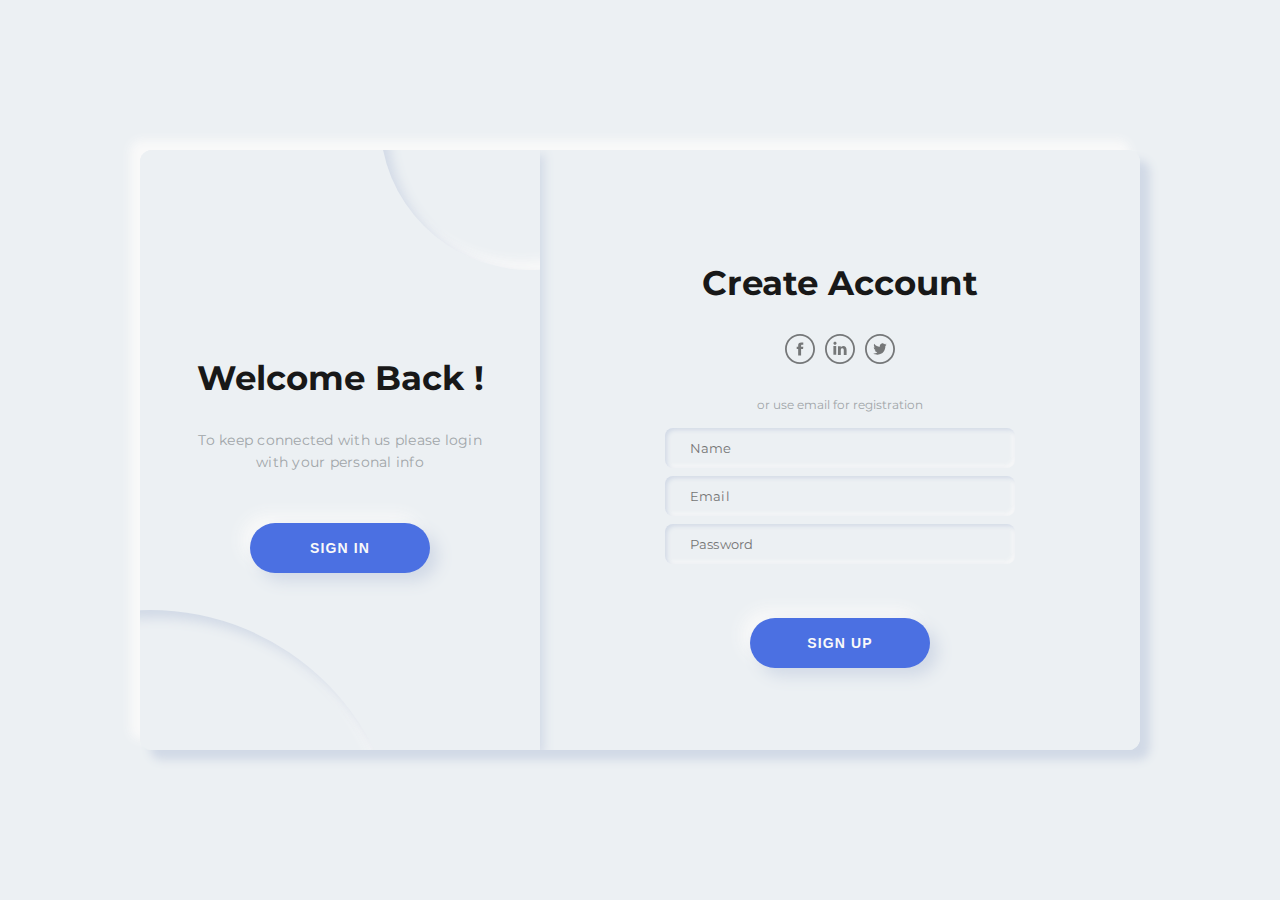
<file: index.html>
<!DOCTYPE html>
<html>
<head>
  <meta charset="utf-8">
  <meta name="viewport" content="width=device-width, initial-scale=1">
  <title>login</title>
  <link href="https://fonts.googleapis.com/css2?family=Montserrat:wght@400;700;800&display=swap" rel="stylesheet">
  <link rel="stylesheet" type="text/css" href="styde.css">
   
</head>
<body>



<div class="main">
      <div class="container a-container" id="a-container">
        <form class="form" id="a-form" method="" action="">
          <h2 class="form_title title">Create Account</h2>
          <div class="form__icons"><img class="form__icon" src="[data-uri]" alt=""><img class="form__icon" src="[data-uri]"><img class="form__icon" src="[data-uri]"></div><span class="form__span">or use email for registration</span>
          <input class="form__input" type="text" placeholder="Name">
          <input class="form__input" type="text" placeholder="Email">
          <input class="form__input" type="password" placeholder="Password">
          <button class="form__button button submit">SIGN UP</button>
        </form>
      </div>
      <div class="container b-container" id="b-container">
        <form class="form" id="b-form" method="" action="">
          <h2 class="form_title title">Sign in to Website</h2>
          <div class="form__icons"><img class="form__icon" src="[data-uri]" alt=""><img class="form__icon" src="[data-uri]"><img class="form__icon" src="[data-uri]"></div><span class="form__span">or use your email account</span>
          <input class="form__input" type="text" placeholder="Email">
          <input class="form__input" type="password" placeholder="Password"><a class="form__link">Forgot your password?</a>
          <button class="form__button button submit">SIGN IN</button>
        </form>
      </div>
      <div class="switch" id="switch-cnt">
        <div class="switch__circle"></div>
        <div class="switch__circle switch__circle--t"></div>
        <div class="switch__container" id="switch-c1">
          <h2 class="switch__title title">Welcome Back !</h2>
          <p class="switch__description description">To keep connected with us please login with your personal info</p>
          <button class="switch__button button switch-btn">SIGN IN</button>
        </div>
        <div class="switch__container is-hidden" id="switch-c2">
          <h2 class="switch__title title">Hello Friend !</h2>
          <p class="switch__description description">Enter your personal details and start journey with us</p>
          <a href="file:///C:/Users/HP/Desktop/SHOP/BB.html">  <button class="switch__button button switch-btn">SIGN UP</button> </a>
        </div>
      </div>
    </div>





<script src="styde.js"></script>


</body>
</html>
</file>
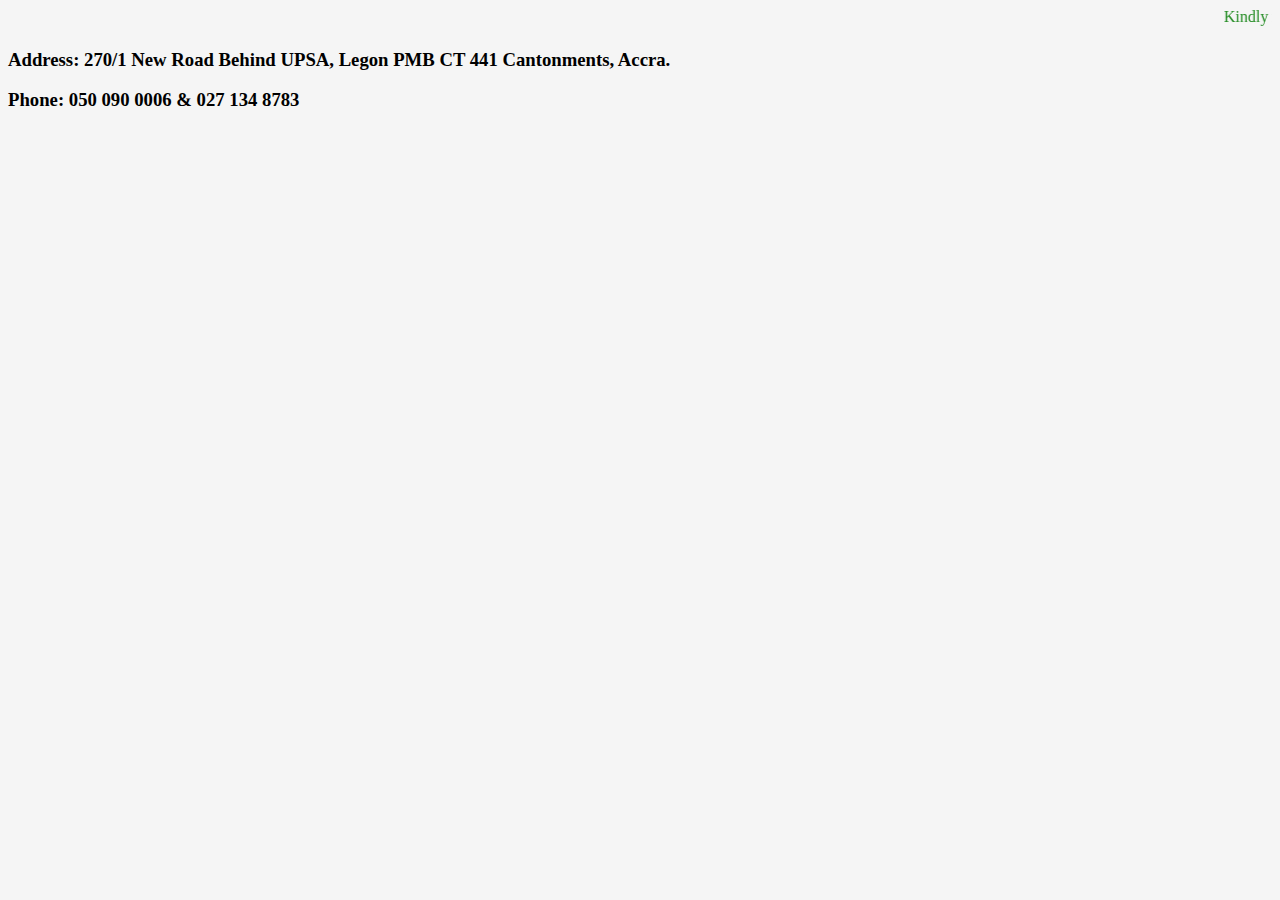
<file: Contact.html>
<!DOCTYPE html>
<html>
<head>
	<meta charset="utf-8">
	<meta name="viewport" content="width=device-width, initial-scale=1">
	<title>Adidas Contact</title>
	<style>
		body{
			background-color: whitesmoke;
		}
		.mark{
			color: forestgreen;
		}

	</style>
</head>
<body>
<marquee class="mark"> Kindly reach out to our call lines or text if you need delivery.</marquee>
<h3><p>Address: 270/1 New Road Behind UPSA, Legon PMB CT 441 Cantonments, Accra.</p></h3>

<h3>Phone: 050 090 0006 & 027 134 8783</h3>


</body>
</html>
</file>
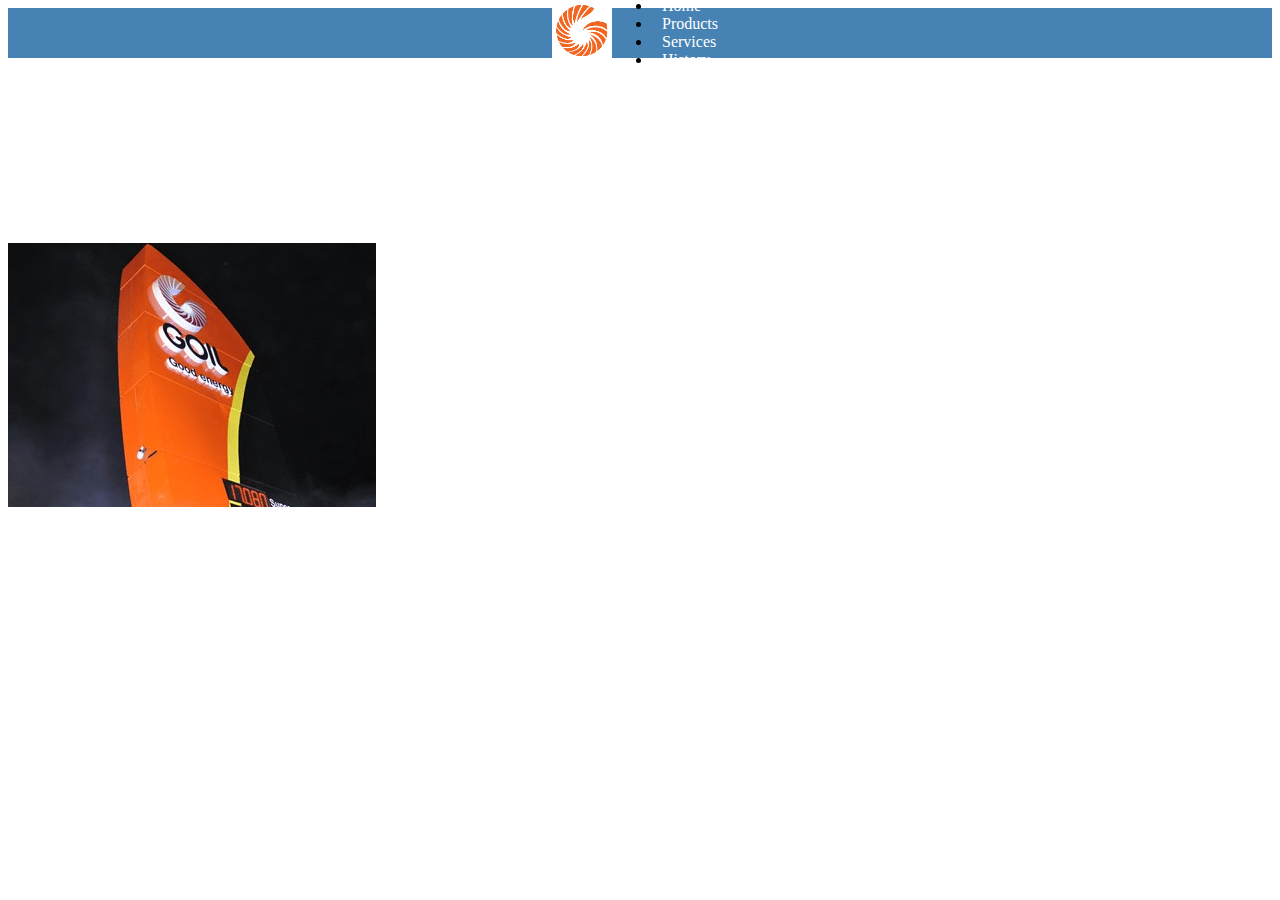
<file: goil.html>
<!DOCTYPE html>
<html>
<head>
	<meta charset="utf-8">
	<meta name="viewport" content="width=device-width, initial-scale=1">
	<title>GOIL FILLING STATION</title>
<style>
	 .navbar {
      display: flex;
      justify-content: center;
      align-items: center;
      height: 50px;
      background-color: steelblue;
    }

    .navbar a {
      color: white;
      text-decoration: none;
      margin: 0 10px;
    }

    .navbar a:hover {
      color: rosybrown;
    }
</style>
</head>
<body>
  <div class="header">
            <div class="container">
                <div class="navbar">
                    <div class="logo">
                        <img src="GOIL.png" style="height:60px; color: blue;" alt="logo-image">
                    </div>
                    <nav>
                        <ul id="menu-items">
                            <li><a href="Home.html">Home</a></li>
                            <li><a href="Product.html">Products</a></li>
                            <li><a href="services.html">Services</a></li>
                            <li><a href="History.html">History</a></li>
                        </ul>
                    </nav>
                </div>
         




              <div class="row">
                    <div class="col-md-6 ">
                        <h1 class="text-white" style="color:white;">Great deals happening <br> Right Now!</h1>
                        <p style="color:white;">Enjoy our cool Festive season prices</p>
                        <p style="color:white;">Go to any GOIL filling station today and get a free shirt, rag or free oil servicing.</p>
                        
                    </div>
                    <div class="col-md-6">
                        <img src="GOIL2.png" alt="banner-image" class="center">
                    </div>

              </div>
      </div>
  </div>



















</body>
</html>
</file>
<file: styde.css>
*, *::after, *::before {
  margin: 0;
  padding: 0;
  box-sizing: border-box;
  user-select: none;
}

body , .cd__main{
  width: 100%;
  height: 100vh;
  display: flex;
  justify-content: center;
  align-items: center;
  font-family: "Montserrat", sans-serif;
  font-size: 12px;
  background-color: #ecf0f3 !important;
  color: #a0a5a8;
}

/**/
.main {
  position: relative;
  width: 1000px;
  min-width: 1000px;
  min-height: 600px;
  height: 600px;
  padding: 25px;
  background-color: #ecf0f3;
  box-shadow: 10px 10px 10px #d1d9e6, -10px -10px 10px #f9f9f9;
  border-radius: 12px;
  overflow: hidden;
}
@media (max-width: 1200px) {
  .main {
    transform: scale(0.7);
  }
}
@media (max-width: 1000px) {
  .main {
    transform: scale(0.6);
  }
}
@media (max-width: 800px) {
  .main {
    transform: scale(0.5);
  }
}
@media (max-width: 600px) {
  .main {
    transform: scale(0.4);
  }
}

.container {
  display: flex;
  justify-content: center;
  align-items: center;
  position: absolute;
  top: 0;
  width: 600px;
  height: 100%;
  padding: 25px;
  background-color: #ecf0f3;
  transition: 1.25s;
}

.form {
  display: flex;
  justify-content: center;
  align-items: center;
  flex-direction: column;
  width: 100%;
  height: 100%;
}
.form__icon {
  object-fit: contain;
  width: 30px;
  margin: 0 5px;
  opacity: 0.5;
  transition: 0.15s;
}
.form__icon:hover {
  opacity: 1;
  transition: 0.15s;
  cursor: pointer;
}
.form__input {
  width: 350px;
  height: 40px;
  margin: 4px 0;
  padding-left: 25px;
  font-size: 13px;
  letter-spacing: 0.15px;
  border: none;
  outline: none;
  font-family: "Montserrat", sans-serif;
  background-color: #ecf0f3;
  transition: 0.25s ease;
  border-radius: 8px;
  box-shadow: inset 2px 2px 4px #d1d9e6, inset -2px -2px 4px #f9f9f9;
}
.form__input:focus {
  box-shadow: inset 4px 4px 4px #d1d9e6, inset -4px -4px 4px #f9f9f9;
}
.form__span {
  margin-top: 30px;
  margin-bottom: 12px;
}
.form__link {
  color: #181818;
  font-size: 15px;
  margin-top: 25px;
  border-bottom: 1px solid #a0a5a8;
  line-height: 2;
}

.title {
  font-size: 34px;
  font-weight: 700;
  line-height: 3;
  color: #181818;
}

.description {
  font-size: 14px;
  letter-spacing: 0.25px;
  text-align: center;
  line-height: 1.6;
}

.button {
  width: 180px;
  height: 50px;
  border-radius: 25px;
  margin-top: 50px;
  font-weight: 700;
  font-size: 14px;
  letter-spacing: 1.15px;
  background-color: #4B70E2;
  color: #f9f9f9;
  box-shadow: 8px 8px 16px #d1d9e6, -8px -8px 16px #f9f9f9;
  border: none;
  outline: none;
}

/**/
.a-container {
  z-index: 100;
  left: calc(100% - 600px );
}

.b-container {
  left: calc(100% - 600px );
  z-index: 0;
}

.switch {
  display: flex;
  justify-content: center;
  align-items: center;
  position: absolute;
  top: 0;
  left: 0;
  height: 100%;
  width: 400px;
  padding: 50px;
  z-index: 200;
  transition: 1.25s;
  background-color: #ecf0f3;
  overflow: hidden;
  box-shadow: 4px 4px 10px #d1d9e6, -4px -4px 10px #f9f9f9;
}
.switch__circle {
  position: absolute;
  width: 500px;
  height: 500px;
  border-radius: 50%;
  background-color: #ecf0f3;
  box-shadow: inset 8px 8px 12px #d1d9e6, inset -8px -8px 12px #f9f9f9;
  bottom: -60%;
  left: -60%;
  transition: 1.25s;
}
.switch__circle--t {
  top: -30%;
  left: 60%;
  width: 300px;
  height: 300px;
}
.switch__container {
  display: flex;
  justify-content: center;
  align-items: center;
  flex-direction: column;
  position: absolute;
  width: 400px;
  padding: 50px 55px;
  transition: 1.25s;
}
.switch__button {
  cursor: pointer;
}
.switch__button:hover {
  box-shadow: 6px 6px 10px #d1d9e6, -6px -6px 10px #f9f9f9;
  transform: scale(0.985);
  transition: 0.25s;
}
.switch__button:active, .switch__button:focus {
  box-shadow: 2px 2px 6px #d1d9e6, -2px -2px 6px #f9f9f9;
  transform: scale(0.97);
  transition: 0.25s;
}

/**/
.is-txr {
  left: calc(100% - 400px );
  transition: 1.25s;
  transform-origin: left;
}

.is-txl {
  left: 0;
  transition: 1.25s;
  transform-origin: right;
}

.is-z200 {
  z-index: 200;
  transition: 1.25s;
}

.is-hidden {
  visibility: hidden;
  opacity: 0;
  position: absolute;
  transition: 1.25s;
}

.is-gx {
  animation: is-gx 1.25s;
}

@keyframes is-gx {
  0%, 10%, 100% {
    width: 400px;
  }
  30%, 50% {
    width: 500px;
  }
}
</file>
